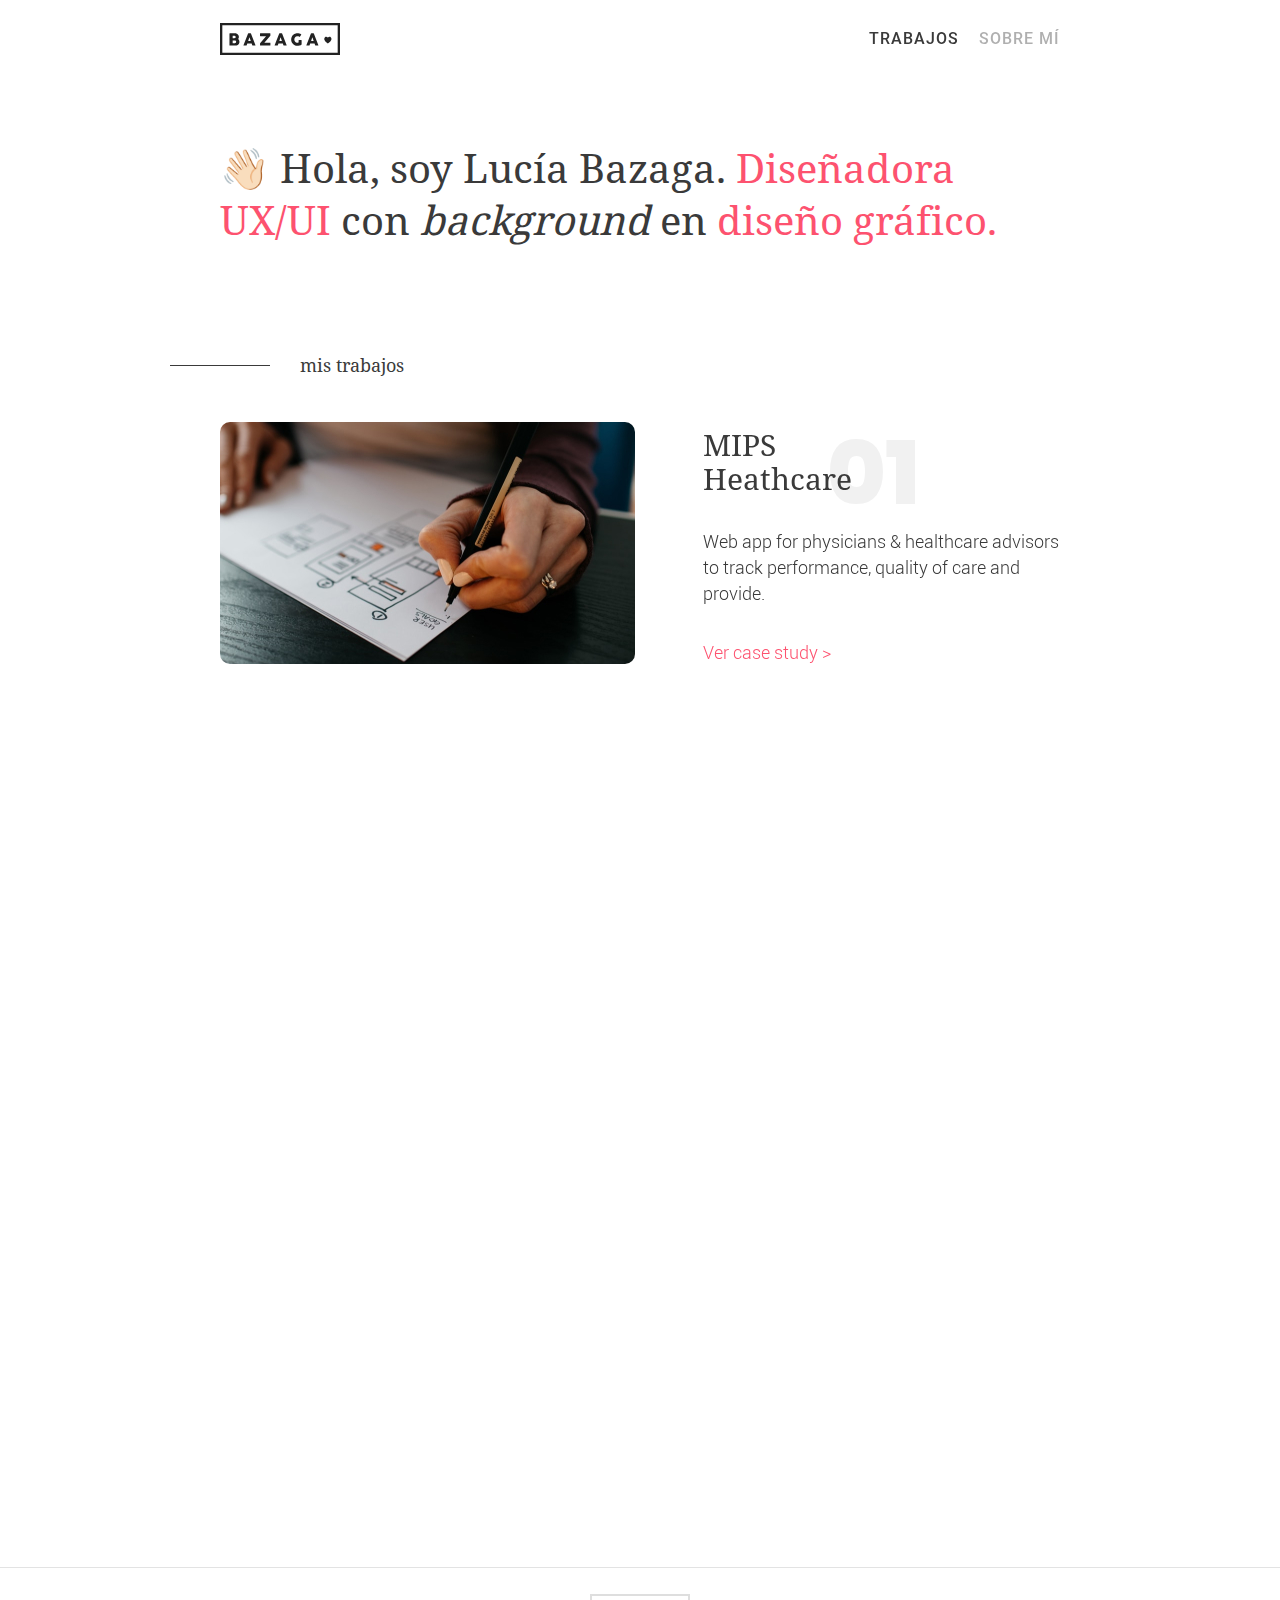
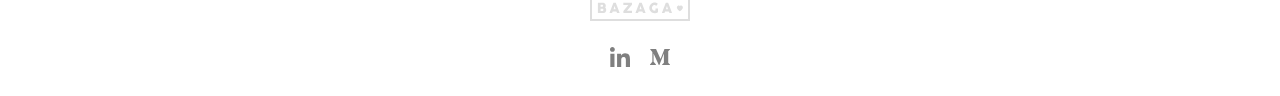
<file: index.html>
<!DOCTYPE html>
<html lang="en">

<head>
	<meta name="viewport" content="width=device-width, initial-scale=1.0" />
	<title>Portfolio Lucia Bazaga</title>
	<link rel="stylesheet" type="text/css" href="css/reset.css" />
	<link rel="stylesheet" type="text/css" href="css/style.css" />
	<link href="https://unpkg.com/aos@2.3.1/dist/aos.css" rel="stylesheet">
</head>

<body>
	<header id="header">
		<nav class="navbar-container">
			<a href="#header"><img class="logo" src="images/Logo_bazaga.svg" alt="Logo Bazaga"></a>
			<ul class="links">
				<li class="btn-mis-trabajos">
					<a href="#mis-trabajos">TRABAJOS</a>
				</li>
				<li class="btn-sobre-mi">
					<a href="about.html">SOBRE MÍ</a>
				</li>
			</ul>
		</nav>

		<div class="presentation-container container">
			<h1>👋🏻 Hola, soy Lucía Bazaga. <span class="pink-text">Diseñadora UX/UI</span> con <span
					class="italic-text">background</span> en <span class="pink-text">diseño gráfico.</span></h1>
			<!-- <p>Occaecat consequat proident quis nisi consectetur consequat quis minim cillum.
				Consequat dolore do aliqua duis sunt deserunt aliquip. </p> -->
		</div>
	</header>


	<main class="container">

		<section id="mis-trabajos" class="works-title">
			<hr>
			<h2>mis trabajos</h2>
		</section>

		<section data-aos="fade-up" data-aos-duration="1000" class="works-container">
			<div>
				<img src="images/Foto1.jpg" alt="Foto1">
			</div>
			<div class="works-container-text">
				<div class="works-container-title">

					<h3>MIPS
						<br>Heathcare
					</h3>

					<span class="number-list">01</span>
				</div>
				<div>
					<p> Web app for physicians & healthcare advisors to track
						performance, quality of care and provide. </p>
				</div>
				<div class="btn-ver">
					<a href="https://medium.com/@lucia.sanchezb" target="_blank">Ver case study ></a>
				</div>
			</div>
		</section>

		<section data-aos="fade-up" data-aos-duration="1000" class="works-container">
			<div>
				<img src="images/Foto1.jpg" alt="Foto1">
			</div>
			<div class="works-container-text">
				<div class="works-container-title">

					<h3>MIPS
						<br>Heathcare
					</h3>

					<span class="number-list">02</span>
				</div>
				<div>
					<p> Web app for physicians & healthcare advisors to track
						performance, quality of care and provide. </p>
				</div>
				<div class="btn-ver">
					<a href="https://medium.com/@lucia.sanchezb" target="_blank">Ver case study ></a>
				</div>
			</div>
		</section>

		<section data-aos="fade-up" data-aos-duration="1000" class="works-container">
			<div>
				<img src="images/Foto1.jpg" alt="Foto1">
			</div>
			<div class="works-container-text">
				<div class="works-container-title">

					<h3>MIPS
						<br>Heathcare
					</h3>

					<span class="number-list">03</span>
				</div>
				<div>
					<p> Web app for physicians & healthcare advisors to track
						performance, quality of care and provide. </p>
				</div>
				<div class="btn-ver">
					<a href="https://medium.com/@lucia.sanchezb" target="_blank">Ver case study ></a>
				</div>
			</div>
		</section>



	</main>

	<footer>

		<section class="footer">

			<div class="footer-logo">
				<a href="index.html#header"><img src="images/Logo_bazaga.svg" alt="Logo Bazaga"></a>
			</div>

			<div class="footer-sub">


				<ul class="footer-nav">
					<li class="link-linkedin">
						<a href="https://www.linkedin.com/in/lucia-sanchez-bazaga/"><img src="images/002-linkedin.svg"
								alt="Linkedin"></a>
					</li>
					<li class="link-medium">
						<a href="https://medium.com/@lucia.sanchezb"><img src="images/001-medium.svg" alt="Medium"></a>
					</li>
				</ul>

		

			</div>
		</section>


	</footer>

	<script src="https://unpkg.com/aos@2.3.1/dist/aos.js"></script>
	<script>
		AOS.init();
	</script>
</body>

</html>
</file>
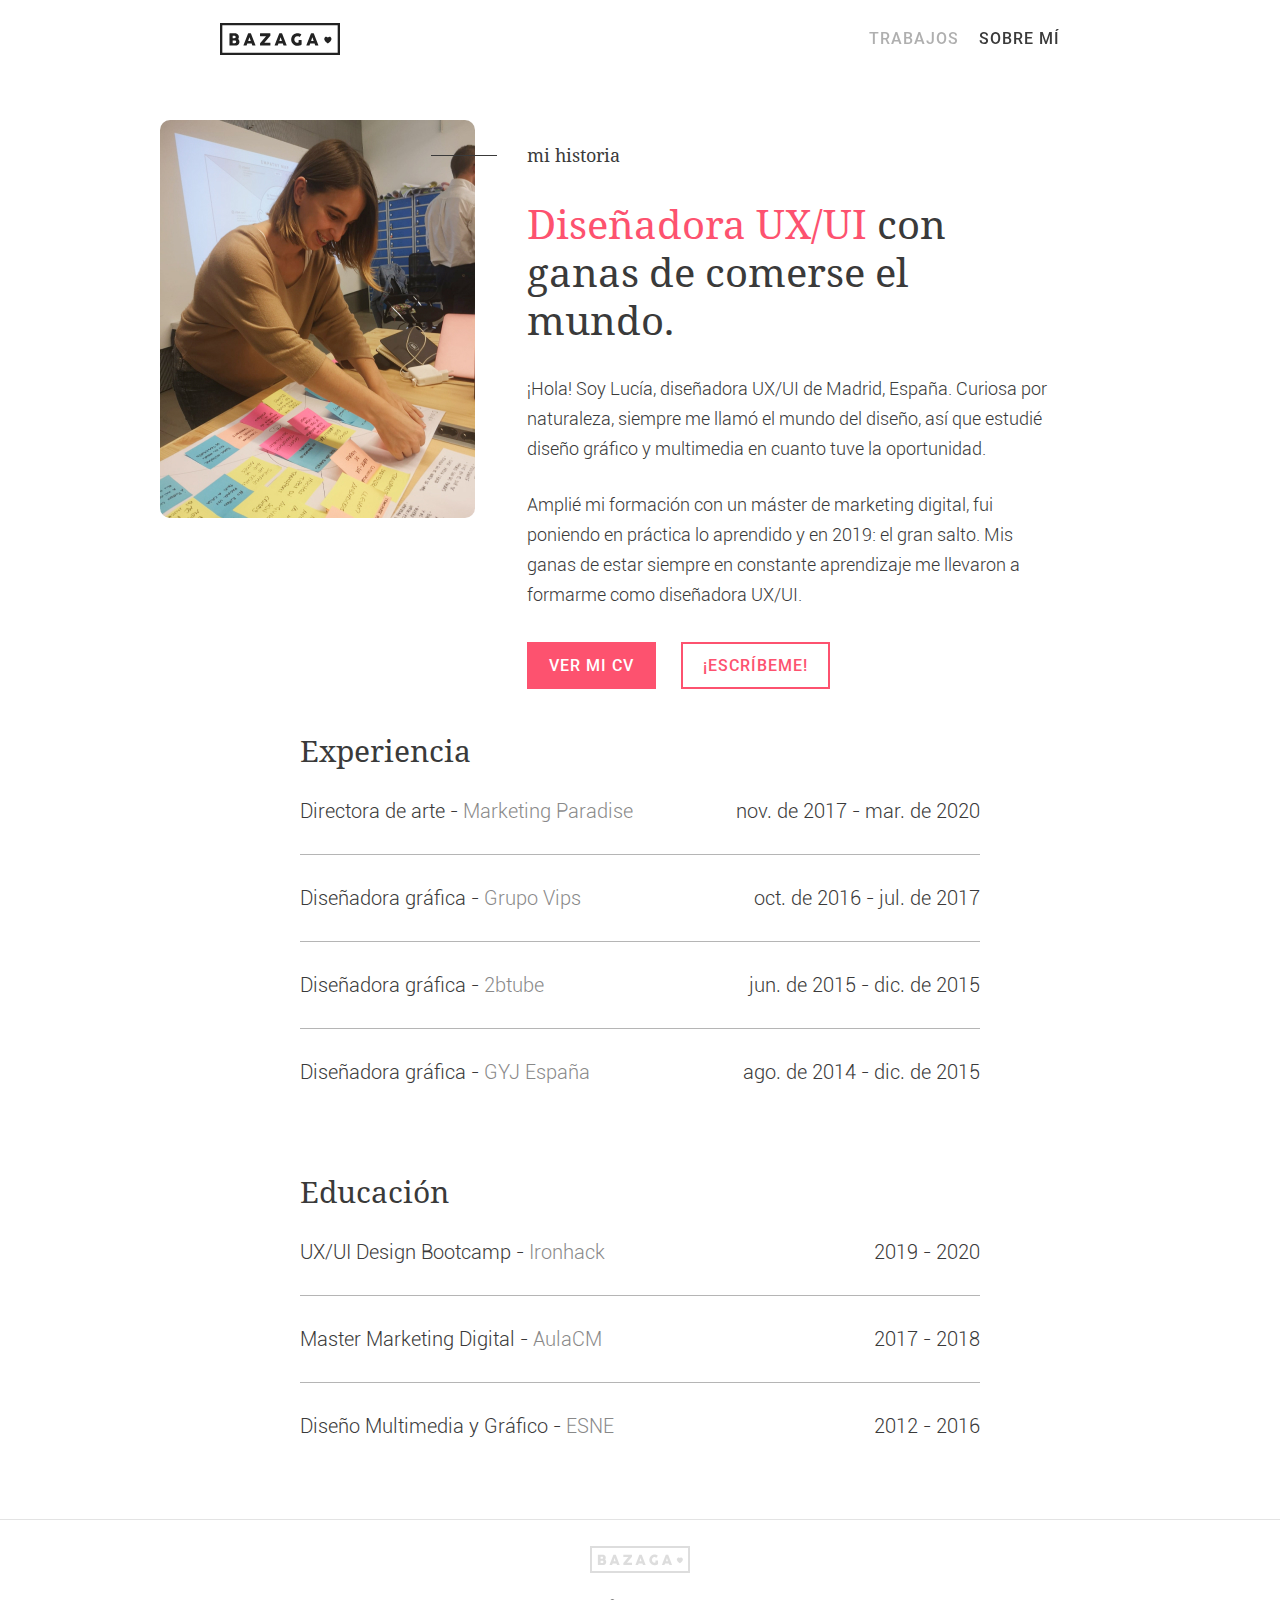
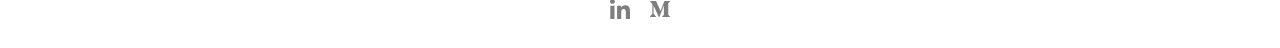
<file: about.html>
<!DOCTYPE html>
<html lang="en">

<head>
	<meta name="viewport" content="width=device-width, initial-scale=1.0" />
	<title>Portfolio Lucia Bazaga</title>
	<link rel="stylesheet" type="text/css" href="css/reset.css" />
	<link rel="stylesheet" type="text/css" href="css/about.css" />
</head>

<body>
	<header>
		<nav class="navbar-container">
			<a href="index.html#header"><img class="logo" src="images/Logo_bazaga.svg" alt="Logo Bazaga"></a>
			<ul class="links">
				<li class="btn-mis-trabajos">
					<a href="index.html#mis-trabajos">TRABAJOS</a>
				</li>
				<li class="btn-sobre-mi">
					<a href="about.html">SOBRE MÍ</a>
				</li>
			</ul>
		</nav>



		<section class="about-container container">

			<div>
				<img src="images/FotoAbout.jpg" alt="about">
			</div>
			<div class="about-container-text">

				<section id="mi-historia" class="story-title">
					<hr>
					<h2>mi historia</h2>
				</section>

				<div class="about-container-title">

					<h1>
						<span class="pink-text">Diseñadora UX/UI</span> con ganas de comerse el mundo.
					</h1>
				</div>
				<div>
					<p> ¡Hola! Soy Lucía, diseñadora UX/UI de Madrid, España. Curiosa por naturaleza, siempre me llamó
						el mundo del diseño, así que
						estudié diseño gráfico y multimedia en cuanto tuve la oportunidad.</p>

					<p> Amplié mi formación con un máster de marketing digital, fui poniendo en práctica lo aprendido y
						en 2019: el gran salto. Mis ganas de estar siempre en constante aprendizaje me llevaron a
						formarme
						como diseñadora UX/UI. </p>
				</div>

				<div class="btn-container">

					<div class="btn-curriculum">
						<a href="files/cv.pdf" target="_blank">VER MI CV</a>
					</div>

					<div class="btn-email">
						<a href="https://medium.com/@lucia.sanchezb" target="_blank">¡ESCRÍBEME!</a>
					</div>

				</div>

			</div>
		</section>

	</header>

	<main>

		<section class="about-information">
			<h3>Experiencia</h3>
			<div class="row-information">
				<div class="job">
					<p>Directora de arte - <span class="information-opacity">Marketing Paradise</span></p>
				</div>
				<div class="year">
					<p>nov. de 2017 - mar. de 2020</p>
				</div>
			</div>

			<div class="row-information">
				<div class="job">
					<p>Diseñadora gráfica - <span class="information-opacity">Grupo Vips</span></p>
				</div>
				<div class="year">
					<p>oct. de 2016 - jul. de 2017</p>
				</div>
			</div>

			<div class="row-information">
				<div class="job">
					<p>Diseñadora gráfica - <span class="information-opacity">2btube</span></p>
				</div>
				<div class="year">
					<p>jun. de 2015 - dic. de 2015</p>
				</div>
			</div>

			<div class="row-information1">
				<div class="job">
					<p>Diseñadora gráfica - <span class="information-opacity">GYJ España</span></p>
				</div>
				<div class="year">
					<p>ago. de 2014 - dic. de 2015</p>
				</div>
			</div>
		</section>

		<section class="about-information">
			<h3>Educación</h3>
			<div class="row-information">
				<div class="job">
					<p>UX/UI Design Bootcamp - <span class="information-opacity">Ironhack</span></p>
				</div>
				<div class="year">
					<p>2019 - 2020</p>
				</div>
			</div>

			<div class="row-information">
				<div class="job">
					<p>Master Marketing Digital - <span class="information-opacity">AulaCM</span></p>
				</div>
				<div class="year">
					<p>2017 - 2018</p>
				</div>
			</div>

			<div class="row-information1">
				<div class="job">
					<p>Diseño Multimedia y Gráfico - <span class="information-opacity">ESNE</span></p>
				</div>
				<div class="year">
					<p>2012 - 2016</p>
				</div>
			</div>
		</section>

	</main>

	<footer>

		<section class="footer">

			<div class="footer-logo">
				<a href="index.html#header"><img src="images/Logo_bazaga.svg" alt="Logo Bazaga"></a>
			</div>

			<div class="footer-sub">


				<ul class="footer-nav">
					<li class="link-linkedin">
						<a href="https://www.linkedin.com/in/lucia-sanchez-bazaga/"><img src="images/002-linkedin.svg"
								alt="Linkedin"></a>
					</li>
					<li class="link-medium">
						<a href="https://medium.com/@lucia.sanchezb"><img src="images/001-medium.svg" alt="Medium"></a>
					</li>
				</ul>

		

			</div>
		</section>


	</footer>
</body>

</html>
</file>
<file: css/style.css>
@font-face {
    src: url("../fonts/Roboto-Medium.ttf");
    font-family: "Roboto-Medium";
}

@font-face {
    src: url("../fonts/NotoSerif-Regular.ttf");
    font-family: "Noto-Serif-Regular";
}

@font-face {
    src: url("../fonts/Poppins-ExtraBold.ttf");
    font-family: "Poppins-ExtraBold";
}

@font-face {
    src: url("../fonts/Roboto-Light.ttf");
    font-family: "Roboto-Light";
}

body{
    color: #3a3a3a;
    font-size: 18px;
    
}

* {
    box-sizing: border-box;
}

.container {
    padding: 0 220px;
}

.navbar-container{
    height: 80px;
    width: 100%;
    background-color: rgba(255, 255, 255, 0.95);
    display: flex;
    justify-content: space-between;
    align-items: center;
    position: fixed;
    padding: 0 220px;
    z-index: 10;
}

.logo{
    /* padding-left: 104px; */
    width: 120px;
}

.links{
    /* padding-right: 104px; */
    display: flex;
    justify-content: flex-end;
    list-style: none;
}

.links a{
text-decoration: none;
color: #3a3a3a;
} 

.btn-mis-trabajos{
    font-family: "Roboto-Medium", Arial, Helvetica, sans-serif;
    font-size: 16px;
    letter-spacing: 1px;
    padding-bottom: 2px;
}


.btn-sobre-mi{
    font-family: "Roboto-Medium", Arial, Helvetica, sans-serif;
    font-size: 16px;
    letter-spacing: 1px;
    opacity: 40%;
}

.btn-sobre-mi:hover{
    font-family: "Roboto-Medium", Arial, Helvetica, sans-serif;
    font-size: 16px;
    opacity: 100%;
    border-bottom: 1.5px solid #FD526F;
}


ul li {
    margin-right: 20px;
}

ul li:last-child{
    margin: 0;
}

.presentation-container{
    height: 356px;
    padding-top: 80px;
}

.presentation-container p{
    font-family: "Roboto-Light", Arial, Helvetica, sans-serif;
    font-size: 20px;
    line-height: 30px;
    width: 60%;
}

h1{
    font-family: "Noto-Serif-Regular", Georgia, Times, 'Times New Roman', serif;
    font-size: 40px;
    line-height: 52px;
    padding-top: 62px;
    padding-bottom: 36px;
}

.pink-text{
    color: #FD526F;
}

.italic-text{
    font-style: italic;
}

.works-title{
    /* padding-top: 100px; */
    padding-bottom: 48px;
    display: flex;
    flex-direction: row;
    justify-content: flex-start;
    align-items: center;
    margin-left: -50px;
}

.works-title h2{
    font-size: 18px;
    font-family: "Noto-Serif-Regular", Georgia, Times, 'Times New Roman', serif;
}

.works-title hr{
    width: 100px;
    height: 1px;
    border: none;
    background-color: #3a3a3a;
    align-items: center;
    margin: 0;
    margin-right: 30px;
}

.works-container{
    display: flex;
    flex-direction: row;
    padding-bottom: 120px;

}

.works-container img{
    border-radius: 10px;
    margin-right: 68px;
}

.works-container-title{
    display: flex;
    flex-direction: row;
    justify-content: flex-start;
}

.works-container-text{
    display: flex;
    flex-direction: column;
    justify-content: space-around;
}

.works-container-text p{
    line-height: 26px;
    padding-bottom: 26px;
    font-family: "Roboto-Light", Arial, Helvetica, sans-serif;
}

h3{
    font-family: "Noto-Serif-Regular", Georgia, Times, 'Times New Roman', serif;
    font-size: 30px;
    line-height: 34px;
}

.btn-ver a{
    font-family: "Roboto-Light", Arial, Helvetica, sans-serif;
    font-size: 18px;
    color: #FD526F;
    text-decoration: none;
    padding-bottom: 2px;
}

.btn-ver a:hover{
    font-family: "Roboto-Light", Arial, Helvetica, sans-serif;
    font-size: 18px;
    color: #FD526F;
    border-bottom: 2px solid #FD526F ;
}

.number-list{
    font-family: "Poppins-ExtraBold", Arial, Helvetica, sans-serif;
    font-size: 90px;
    color: #F1F1F1;
    margin-left: -25px;
    z-index: -1;
}

/* ------- */

.footer-logo a{
    display: flex;
    justify-content: center;
    padding: 26px 0;
    margin-top: 50px;
    border-top: 1px solid #e3e3e3;
    text-decoration: none;
}

.footer-logo img{
    opacity: 15%;
    width: 100px;
}

.footer-nav{
    display: flex;
    opacity: 50%;
}

.footer-nav img{
    width: 20px;
}

.footer-sub{
    display: flex;
    justify-content: space-around;
    margin-bottom: 26px;
}

/* RESPONSIVE */

@media only screen and (min-width: 415px) and (max-width: 768px) {
}


  @media only screen and (min-width: 769px) and (max-width: 1024px) {
  }
  @media only screen and (min-width: 1025px) and (max-width: 1440px) {
  }
  @media only screen and (min-width: 1441px)  {
  }
</file>
<file: css/about.css>
@font-face {
    src: url("../fonts/Roboto-Medium.ttf");
    font-family: "Roboto-Medium";
}

@font-face {
    src: url("../fonts/NotoSerif-Regular.ttf");
    font-family: "Noto-Serif-Regular";
}

@font-face {
    src: url("../fonts/Poppins-ExtraBold.ttf");
    font-family: "Poppins-ExtraBold";
}

@font-face {
    src: url("../fonts/Roboto-Light.ttf");
    font-family: "Roboto-Light";
}

body{
    color: #3a3a3a;
    font-size: 18px;
    
}

* {
    box-sizing: border-box;
}

.container {
    padding: 0 220px;
}
.navbar-container{
    height: 80px;
    width: 100%;
    background-color: rgba(255, 255, 255, 0.95);
    display: flex;
    justify-content: space-between;
    align-items: center;
    position: fixed;
    padding: 0 220px;
    z-index: 10;
}

.logo{
    width: 120px;
}

.links{
    display: flex;
    justify-content: flex-end;
    list-style: none;
}

.links a{
text-decoration: none;
color: #3a3a3a;
} 

.btn-sobre-mi{
    font-family: "Roboto-Medium", Arial, Helvetica, sans-serif;
    font-size: 16px;
    letter-spacing: 1px;
    padding-bottom: 2px;
}

.btn-sobre-mi:hover{
    font-family: "Roboto-Medium", Arial, Helvetica, sans-serif;
    font-size: 16px;
    letter-spacing: 1px;
    padding-bottom: 2px;
}

.btn-mis-trabajos{
    font-family: "Roboto-Medium", Arial, Helvetica, sans-serif;
    font-size: 16px;
    letter-spacing: 1px;
    opacity: 40%;
}

.btn-mis-trabajos:hover{
    font-family: "Roboto-Medium", Arial, Helvetica, sans-serif;
    font-size: 16px;
    opacity: 100%;
    border-bottom: 1.5px solid #FD526F;
}


ul li {
    margin-right: 20px;
}

ul li:last-child{
    margin: 0;
}


h1{
    font-family: "Noto-Serif-Regular", Georgia, Times, 'Times New Roman', serif;
    font-size: 40px;
    line-height: 48px;
    padding-bottom: 30px;
}

.pink-text{
    color: #FD526F;
}

.story-title{
    padding-top: 26px;
    padding-bottom: 36px;
    display: flex;
    flex-direction: row;
    justify-content: flex-start;
    align-items: center;
    margin-left: -96px;
}

.story-title h2{
    font-size: 18px;
    font-family: "Noto-Serif-Regular", Georgia, Times, 'Times New Roman', serif;
}

.story-title hr{
    width: 66px;
    height: 1px;
    border: none;
    background-color: #3a3a3a;
    align-items: center;
    margin: 0;
    margin-right: 30px;
}

.about-container{
    display: flex;
    flex-direction: row;
    padding-top: 120px;
    /* padding-bottom: 80px; */

}

.about-container img{
    border-radius: 10px;
    margin-right: 52px;
    margin-left: -60px;
}

.about-container-title{
    display: flex;
    flex-direction: row;
    justify-content: flex-start;
}

.about-container-text{
    display: flex;
    flex-direction: column;
    justify-content: space-around;
}

.about-container-text p{
    padding-bottom: 26px;
    font-family: "Roboto-Light", Arial, Helvetica, sans-serif;
    font-size: 18px;
    line-height: 30px;
}

h3{
    font-family: "Noto-Serif-Regular", Georgia, Times, 'Times New Roman', serif;
    font-size: 30px;
    line-height: 34px;
}


.btn-container{
    display: flex;
    flex-direction: row;
    justify-content: flex-start;
    padding-top: 20px;
}

.btn-curriculum a{
    font-family: "Roboto-Medium", Arial, Helvetica, sans-serif;
    text-decoration: none;
    padding: 12px 20px;
    font-size: 16px;
    color: #ffffff;
    background-color: #FD526F;
    border: 2px solid #FD526F;
    letter-spacing: 1px;
    margin-right: 25px;
}

.btn-curriculum a:hover{
    font-family: "Roboto-Medium", Arial, Helvetica, sans-serif;
    text-decoration: none;
    padding: 12px 20px;
    font-size: 16px;
    color: #ffffff;
    background-color: rgb(194, 60, 82);
    border: 2px solid rgb(194, 60, 82);
    letter-spacing: 1px;
    margin-right: 25px;
}

.btn-email a{
    font-family: "Roboto-Medium", Arial, Helvetica, sans-serif;
    text-decoration: none;
    padding: 12px 20px;
    font-size: 16px;
    color: #FD526F;
    letter-spacing: 1px;
    border: 2px solid #FD526F;
}

.btn-email a:hover{
    font-family: "Roboto-Medium", Arial, Helvetica, sans-serif;
    text-decoration: none;
    padding: 12px 20px;
    font-size: 16px;
    color: #ffffff;
    background-color: #FD526F;
    letter-spacing: 1px;
}


.row-information{
    display: flex;
    flex-direction: row;
    justify-content: space-between;
    font-size: 20px;
    line-height: 26px;
    padding-bottom: 30px;
    padding-top: 30px;
    font-family: "Roboto-Light", Arial, Helvetica, sans-serif;
    border-bottom: 1px solid #999999b9;
}

.row-information1{
    display: flex;
    flex-direction: row;
    justify-content: space-between;
    font-size: 20px;
    line-height: 26px;
    padding-bottom: 30px;
    padding-top: 30px;
    font-family: "Roboto-Light", Arial, Helvetica, sans-serif;
}


.about-information{
    padding: 60px 300px 0px 300px;
}

.information-opacity{
    opacity: 60%;
}

/* ------- */

.footer-logo a{
    display: flex;
    justify-content: center;
    padding: 26px 0;
    margin-top: 50px;
    border-top: 1px solid #e3e3e3;
    text-decoration: none;
}

.footer-logo img{
    opacity: 15%;
    width: 100px;
}

.link-medium{
    margin-bottom: 10px;
}

.footer-nav{
    display: flex;
    opacity: 50%;
}

.footer-nav img{
    width: 20px;
}


.footer-sub{
    display: flex;
    justify-content: space-around;
    margin-bottom: 26px;
}

@media all and (max-width: 768px) {
    .navbar-container{
        background-color: red;
        }

   }
</file>
